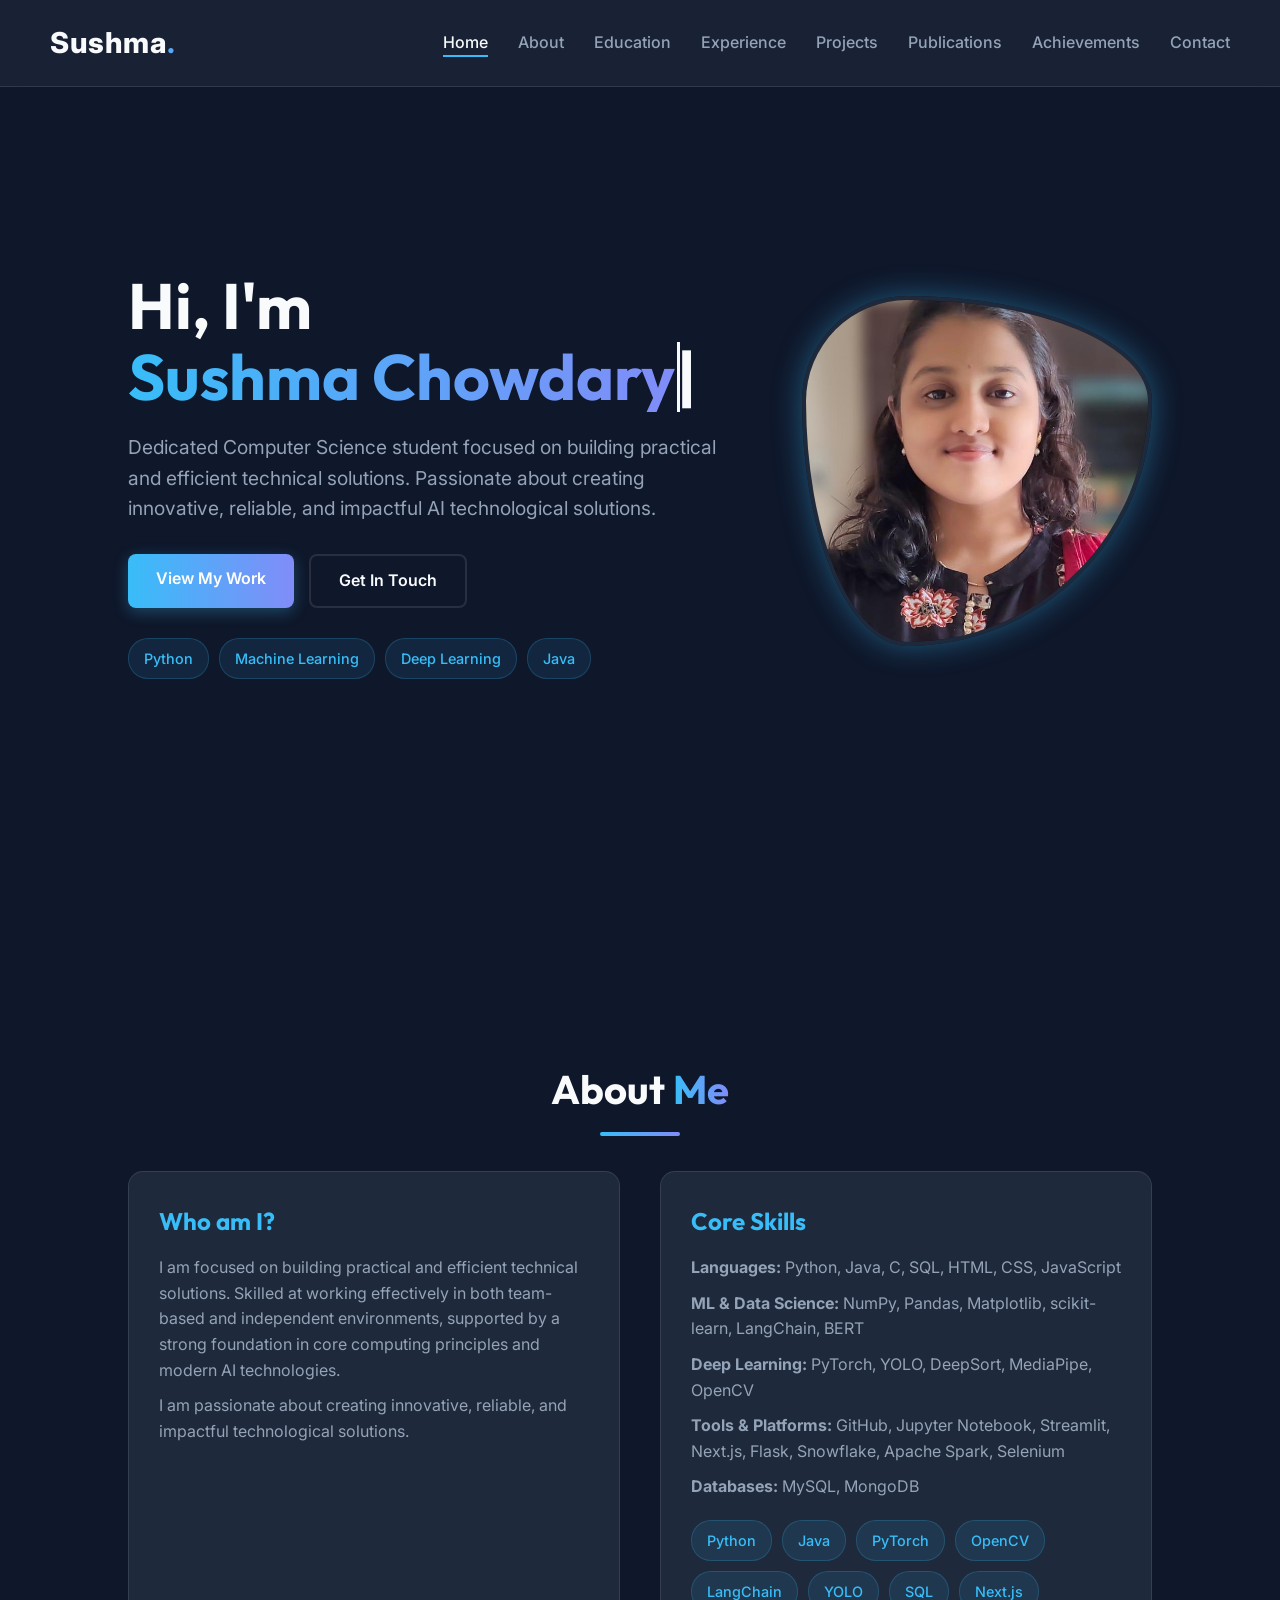
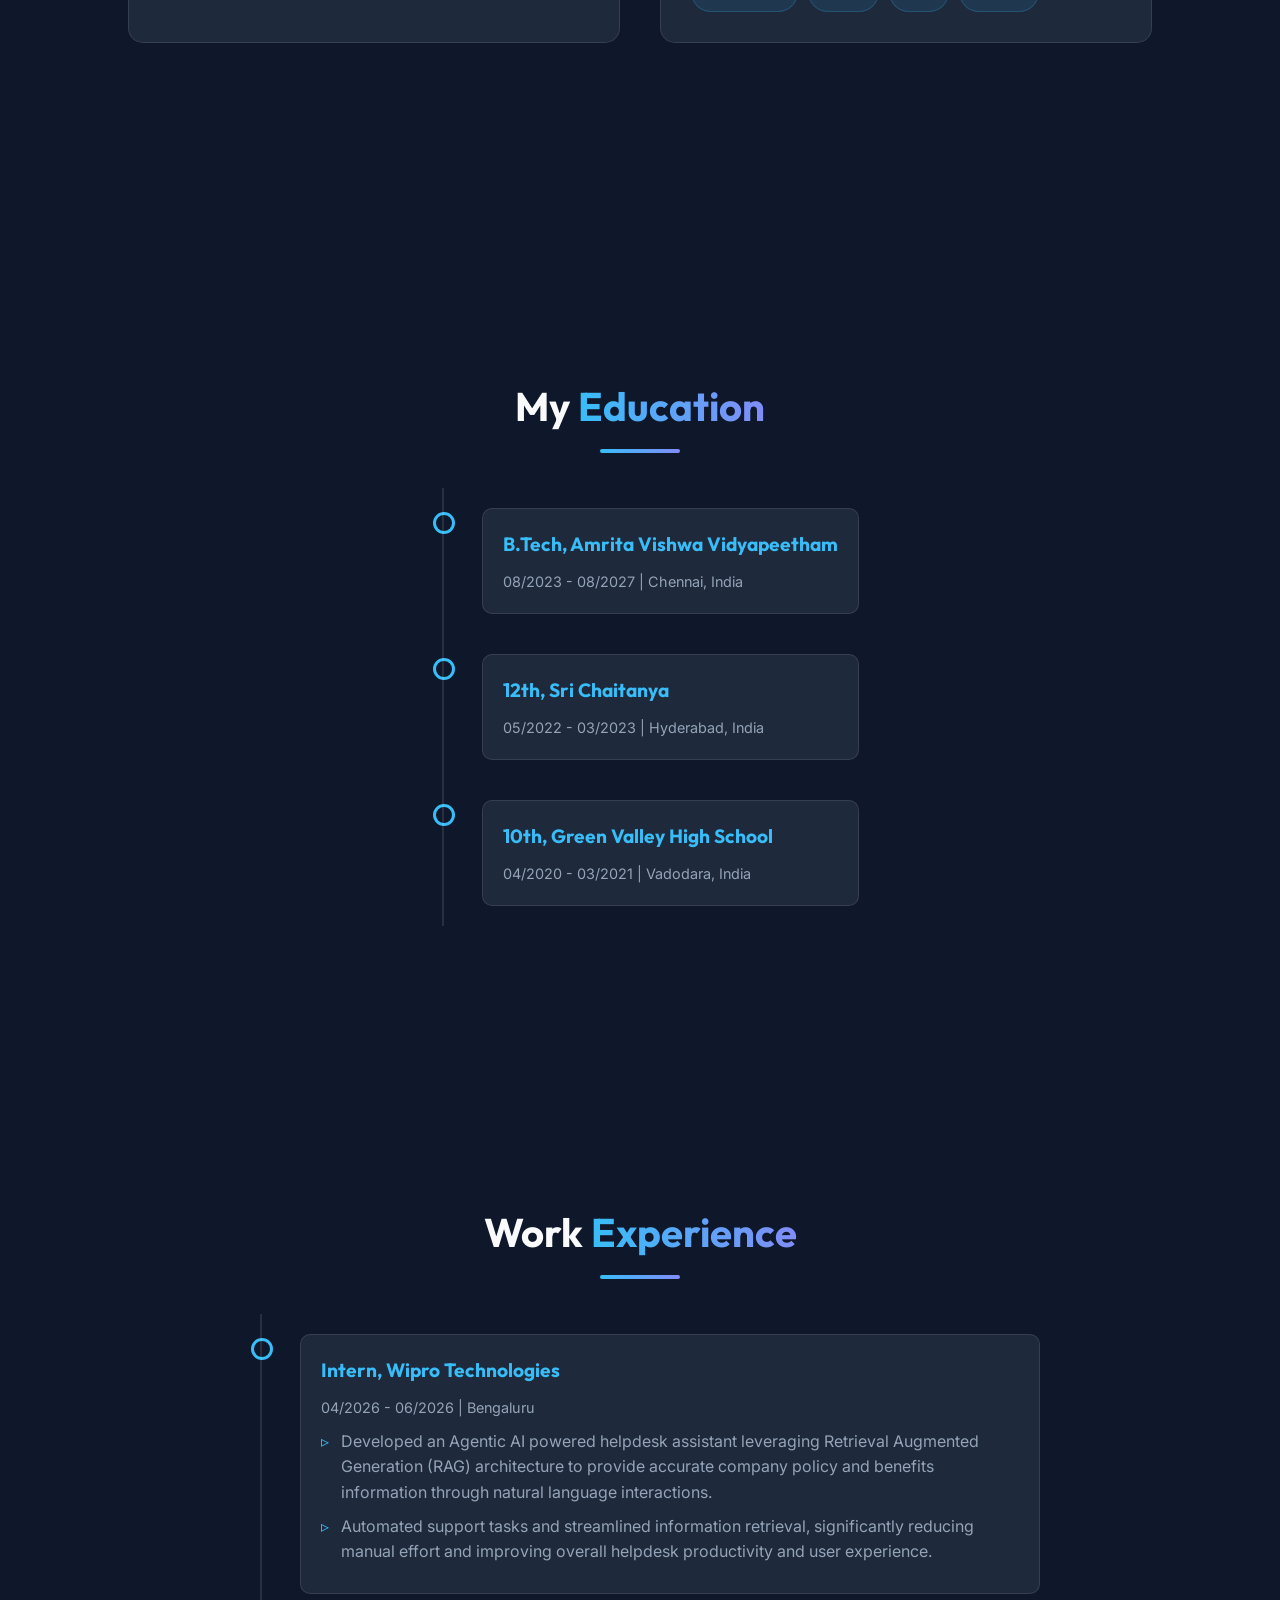
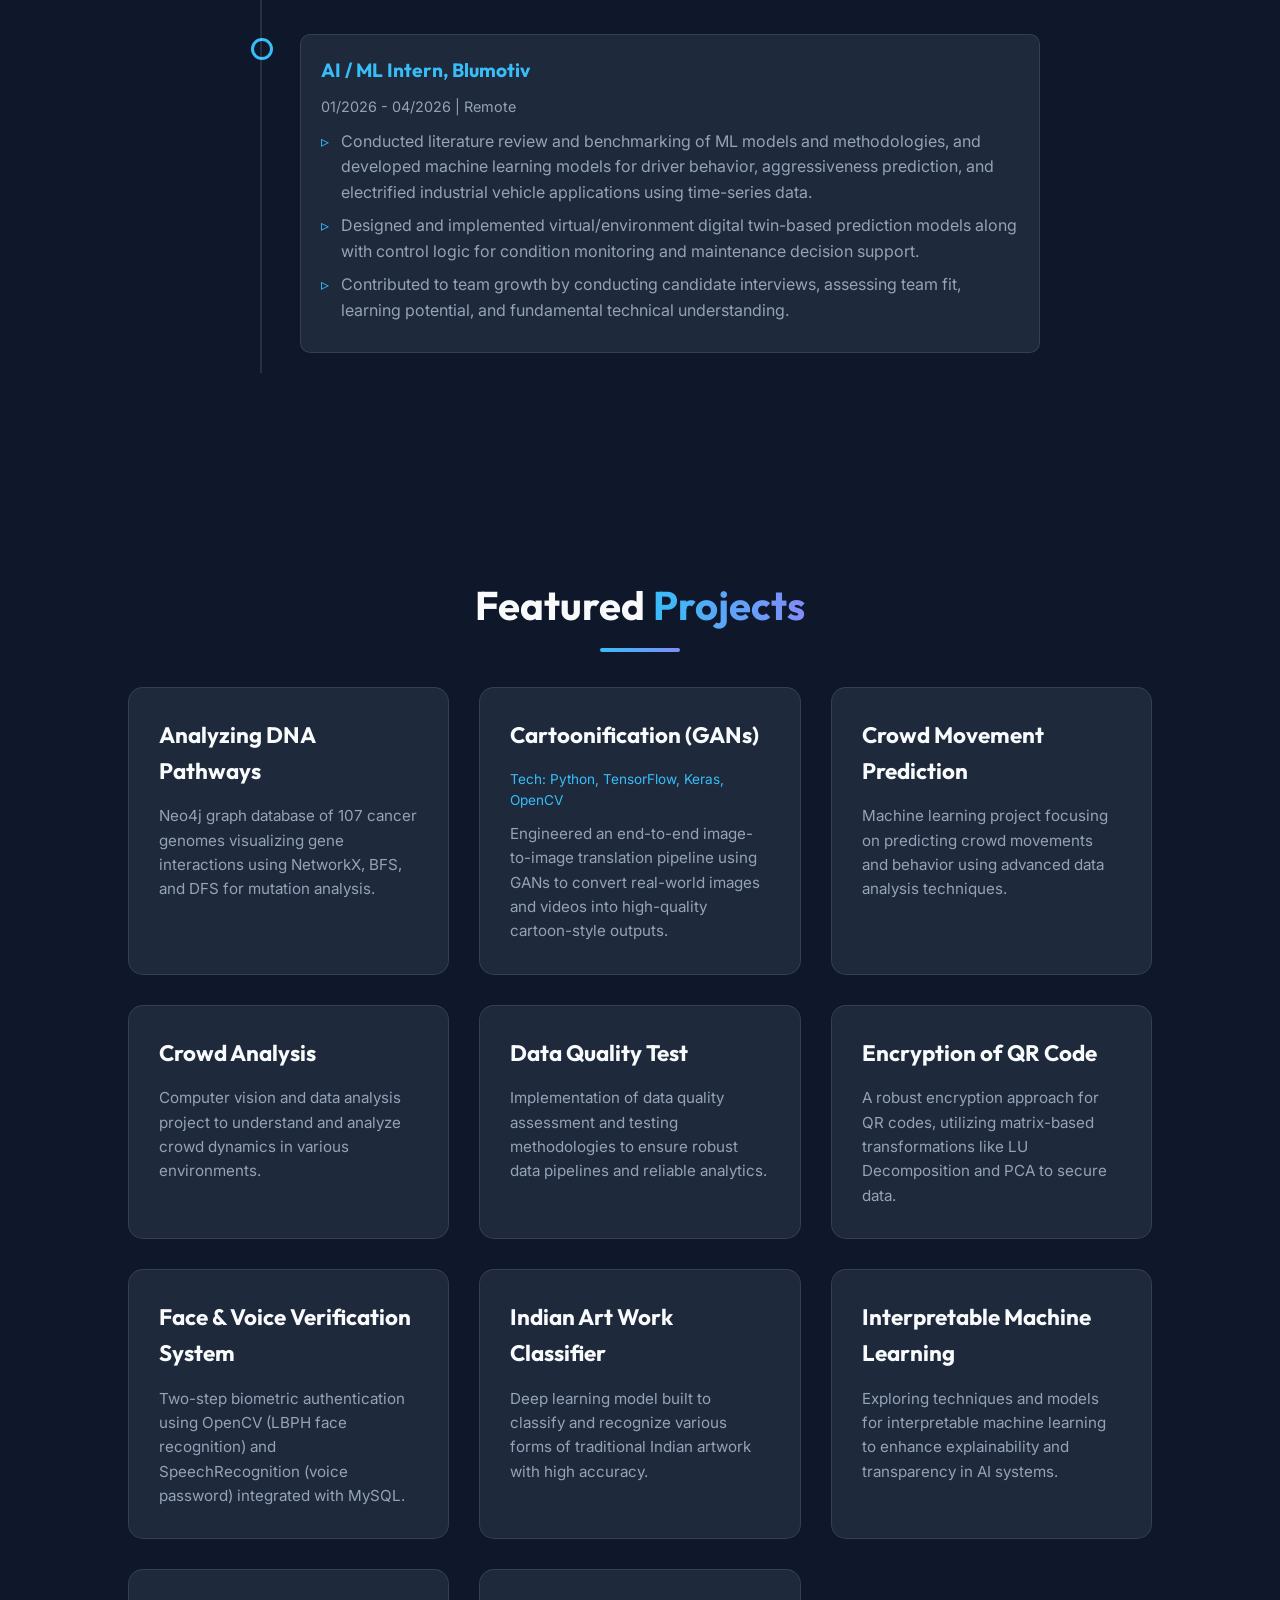
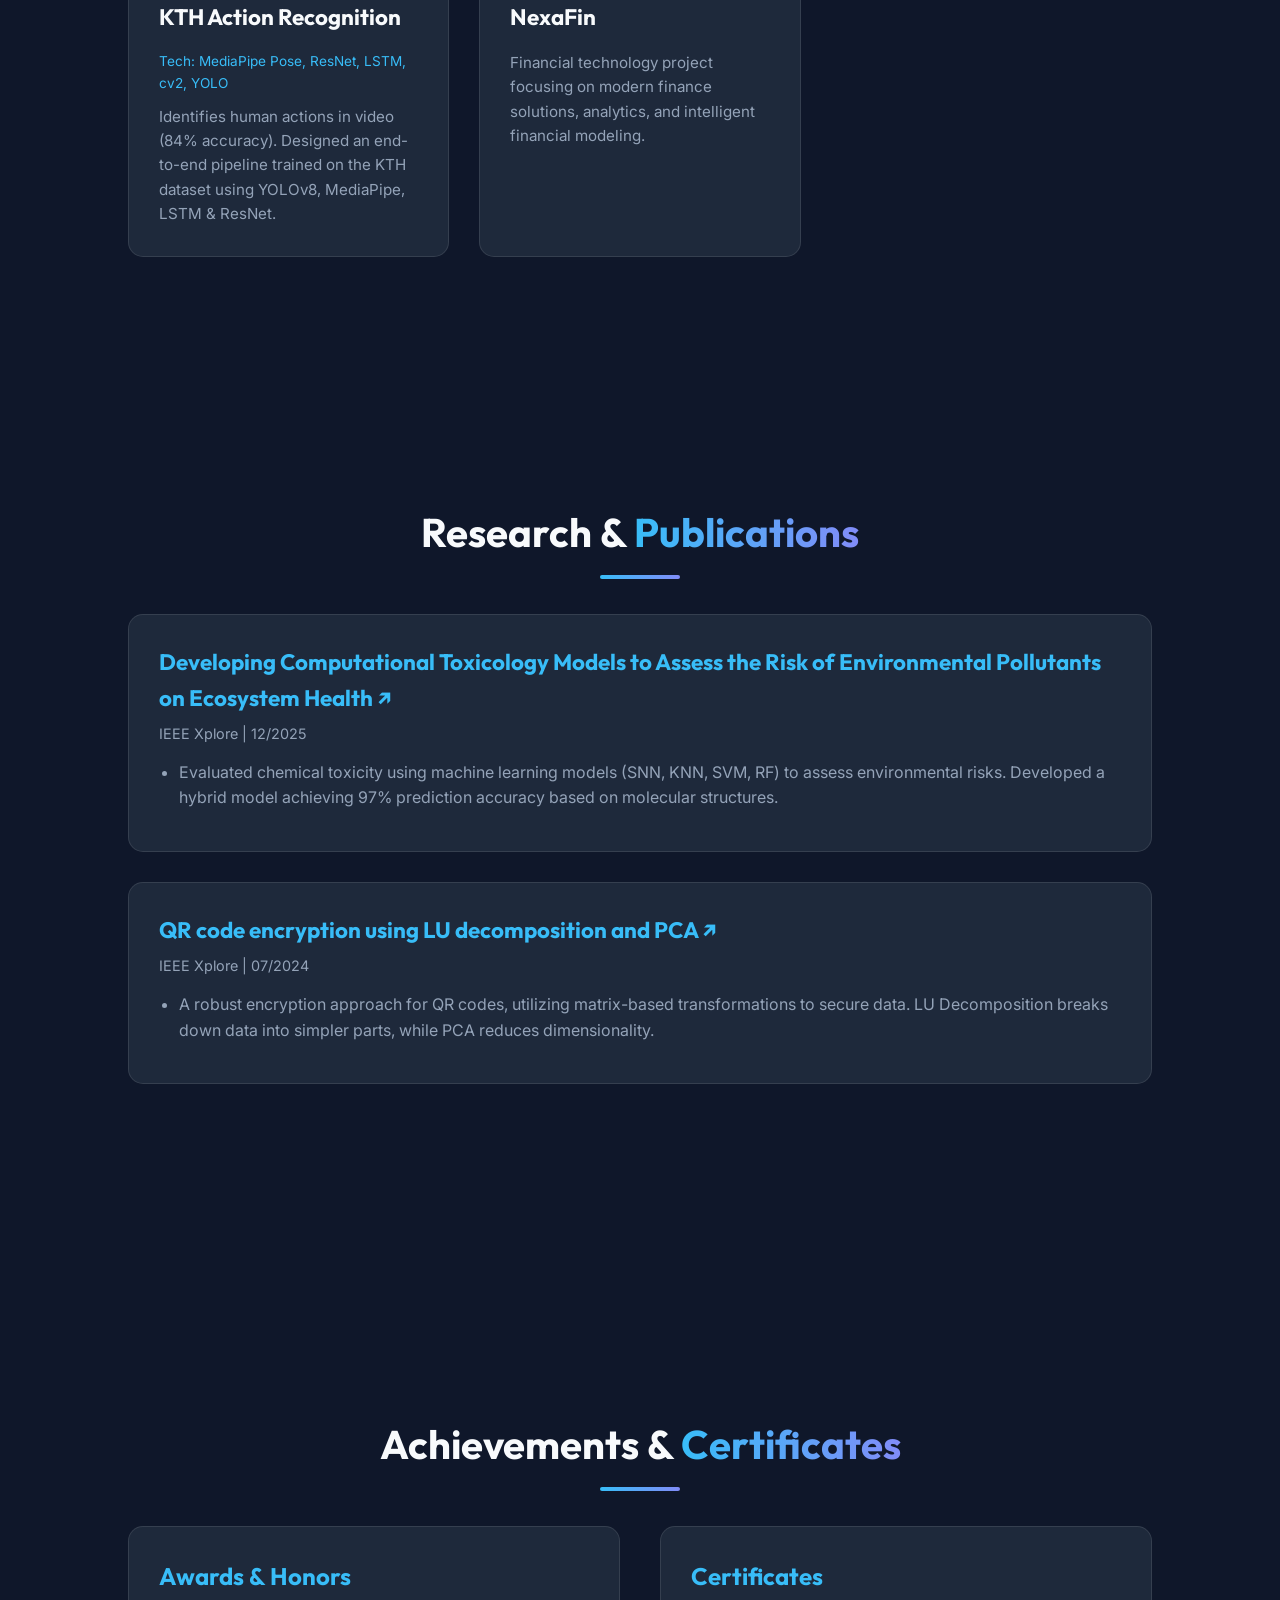
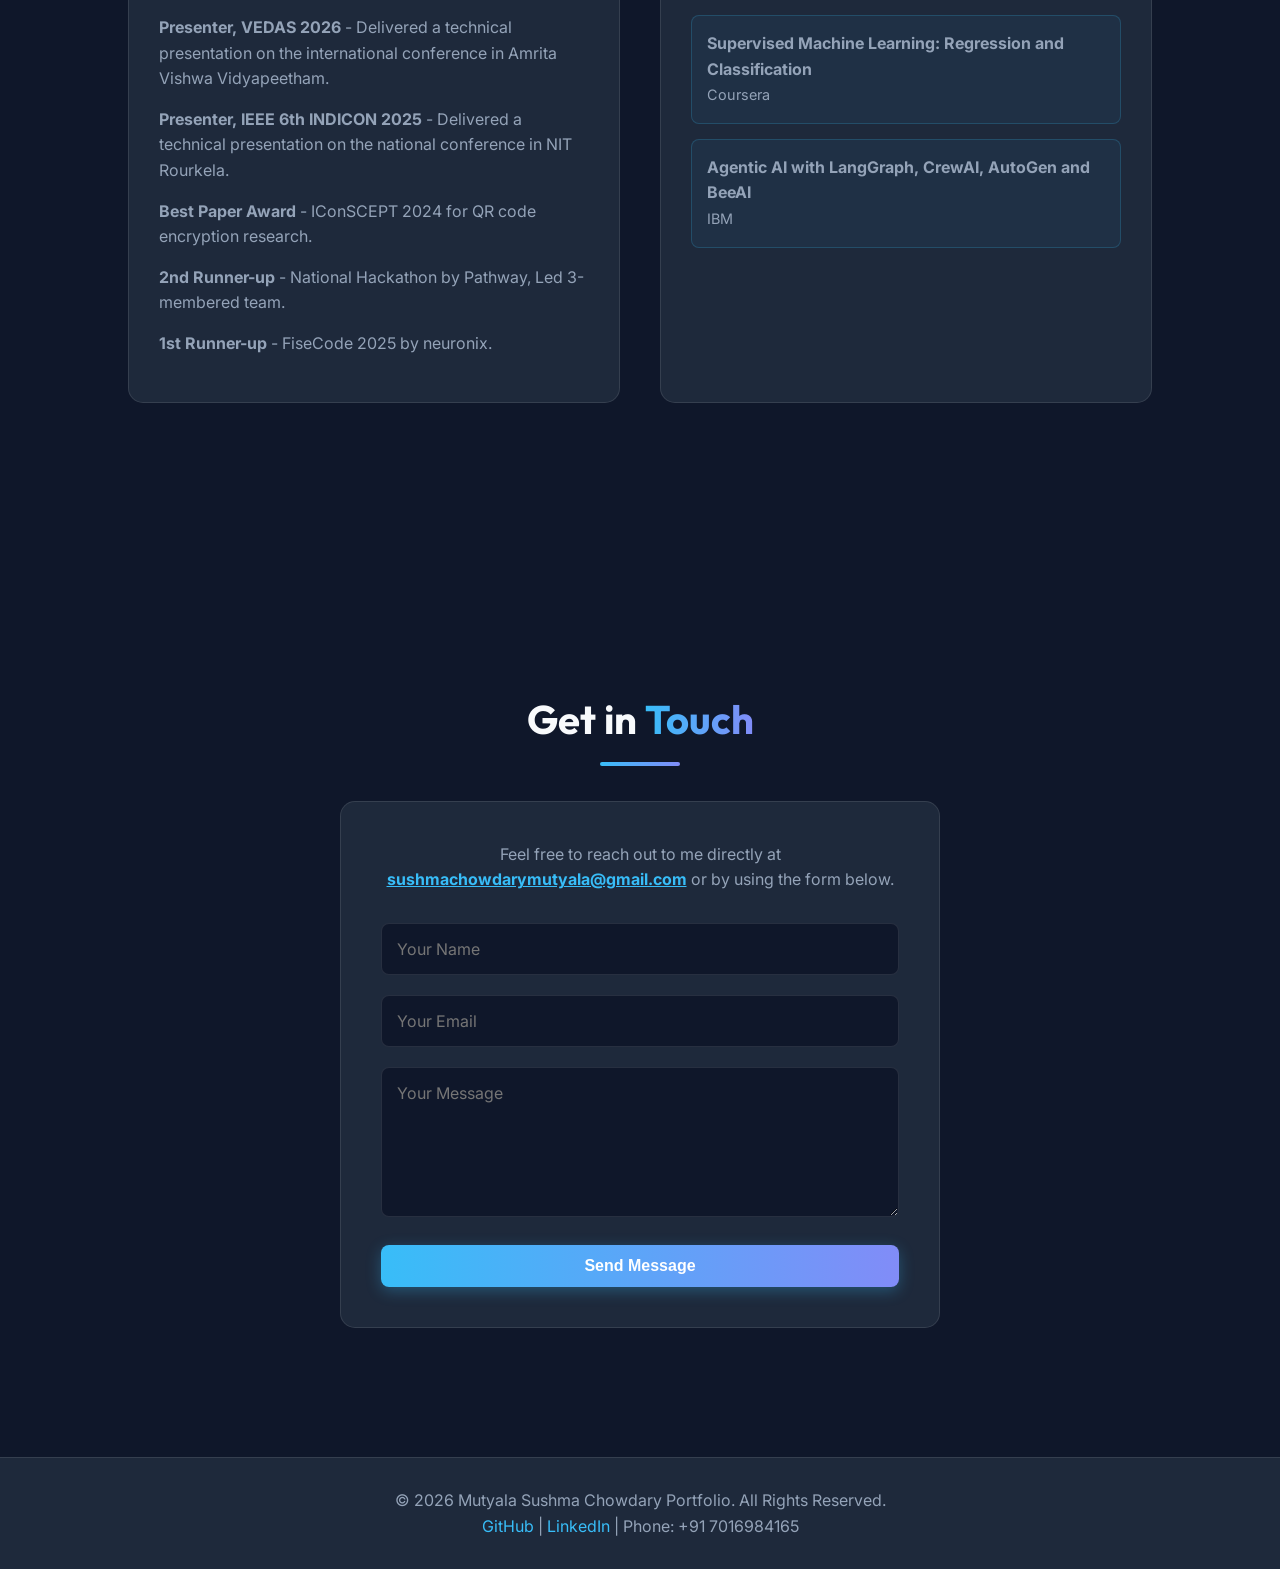
<file: index.html>
<!DOCTYPE html>
<html lang="en">
<head>
    <meta charset="UTF-8">
    <meta name="viewport" content="width=device-width, initial-scale=1.0">
    <title>Mutyala Sushma Chowdary | AI Portfolio</title>
    <link rel="stylesheet" href="style.css">
</head>
<body>

    <!-- Navigation -->
    <nav>
        <a href="#home" class="logo">Sushma<span class="gradient-text">.</span></a>
        <ul>
            <li><a href="#home" class="active">Home</a></li>
            <li><a href="#about">About</a></li>
            <li><a href="#education">Education</a></li>
            <li><a href="#experience">Experience</a></li>
            <li><a href="#projects">Projects</a></li>
            <li><a href="#publications">Publications</a></li>
            <li><a href="#achievements">Achievements</a></li>
            <li><a href="#contact">Contact</a></li>
        </ul>
    </nav>

    <!-- Home Section -->
    <section id="home">
        <div class="home-content reveal">
            <h1>Hi, I'm <br><span class="gradient-text dynamic-text">Sushma Chowdary</span><span class="cursor">|</span></h1>
            <p>Dedicated Computer Science student focused on building practical and efficient technical solutions. Passionate about creating innovative, reliable, and impactful AI technological solutions.</p>
            <div class="btn-group">
                <a href="#projects" class="btn btn-primary">View My Work</a>
                <a href="#contact" class="btn btn-secondary">Get In Touch</a>
            </div>
            <div class="skills-container" style="margin-top: 30px;">
                <span class="skill-tag">Python</span>
                <span class="skill-tag">Machine Learning</span>
                <span class="skill-tag">Deep Learning</span>
                <span class="skill-tag">Java</span>
            </div>
        </div>
        <div class="home-image reveal">
            <!-- Ensure image path matches local or github repo -->
            <img src="WhatsApp Image 2025-01-20 at 19.26.31_c0d28bff.jpg" alt="Sushma Chowdary">
        </div>
    </section>

    <!-- About Section -->
    <section id="about">
        <h2 class="section-title reveal">About <span class="gradient-text">Me</span></h2>
        <div class="about-grid">
            <div class="about-card reveal">
                <h3>Who am I?</h3>
                <p>I am focused on building practical and efficient technical solutions. Skilled at working effectively in both team-based and independent environments, supported by a strong foundation in core computing principles and modern AI technologies.</p>
                <p>I am passionate about creating innovative, reliable, and impactful technological solutions.</p>
            </div>
            <div class="about-card reveal" style="transition-delay: 0.2s;">
                <h3>Core Skills</h3>
                <p><strong>Languages:</strong> Python, Java, C, SQL, HTML, CSS, JavaScript</p>
                <p><strong>ML & Data Science:</strong> NumPy, Pandas, Matplotlib, scikit-learn, LangChain, BERT</p>
                <p><strong>Deep Learning:</strong> PyTorch, YOLO, DeepSort, MediaPipe, OpenCV</p>
                <p><strong>Tools & Platforms:</strong> GitHub, Jupyter Notebook, Streamlit, Next.js, Flask, Snowflake, Apache Spark, Selenium</p>
                <p><strong>Databases:</strong> MySQL, MongoDB</p>
                
                <div class="skills-container" style="margin-top: 20px;">
                    <span class="skill-tag">Python</span>
                    <span class="skill-tag">Java</span>
                    <span class="skill-tag">PyTorch</span>
                    <span class="skill-tag">OpenCV</span>
                    <span class="skill-tag">LangChain</span>
                    <span class="skill-tag">YOLO</span>
                    <span class="skill-tag">SQL</span>
                    <span class="skill-tag">Next.js</span>
                </div>
            </div>
        </div>
    </section>

    <!-- Education Section -->
    <section id="education">
        <h2 class="section-title reveal">My <span class="gradient-text">Education</span></h2>
        <div class="timeline">
            <div class="timeline-item reveal">
                <div class="timeline-content">
                    <h4>B.Tech, Amrita Vishwa Vidyapeetham</h4>
                    <p style="color: var(--text-muted); font-size: 0.9rem;">08/2023 - 08/2027 | Chennai, India</p>
                </div>
            </div>
            
            <div class="timeline-item reveal">
                <div class="timeline-content">
                    <h4>12th, Sri Chaitanya</h4>
                    <p style="color: var(--text-muted); font-size: 0.9rem;">05/2022 - 03/2023 | Hyderabad, India</p>
                </div>
            </div>

            <div class="timeline-item reveal">
                <div class="timeline-content">
                    <h4>10th, Green Valley High School</h4>
                    <p style="color: var(--text-muted); font-size: 0.9rem;">04/2020 - 03/2021 | Vadodara, India</p>
                </div>
            </div>
        </div>
    </section>

    <!-- Experience Section -->
    <section id="experience">
        <h2 class="section-title reveal">Work <span class="gradient-text">Experience</span></h2>
        <div class="timeline">
            <div class="timeline-item reveal">
                <div class="timeline-content">
                    <h4>Intern, Wipro Technologies</h4>
                    <p style="color: var(--text-muted); font-size: 0.9rem; margin-bottom: 10px;">04/2026 - 06/2026 | Bengaluru</p>
                    <ul>
                        <li>Developed an Agentic AI powered helpdesk assistant leveraging Retrieval Augmented Generation (RAG) architecture to provide accurate company policy and benefits information through natural language interactions.</li>
                        <li>Automated support tasks and streamlined information retrieval, significantly reducing manual effort and improving overall helpdesk productivity and user experience.</li>
                    </ul>
                </div>
            </div>
            
            <div class="timeline-item reveal">
                <div class="timeline-content">
                    <h4>AI / ML Intern, Blumotiv</h4>
                    <p style="color: var(--text-muted); font-size: 0.9rem; margin-bottom: 10px;">01/2026 - 04/2026 | Remote</p>
                    <ul>
                        <li>Conducted literature review and benchmarking of ML models and methodologies, and developed machine learning models for driver behavior, aggressiveness prediction, and electrified industrial vehicle applications using time-series data.</li>
                        <li>Designed and implemented virtual/environment digital twin-based prediction models along with control logic for condition monitoring and maintenance decision support.</li>
                        <li>Contributed to team growth by conducting candidate interviews, assessing team fit, learning potential, and fundamental technical understanding.</li>
                    </ul>
                </div>
            </div>
        </div>
    </section>

    <!-- Projects Section -->
    <section id="projects">
        <h2 class="section-title reveal">Featured <span class="gradient-text">Projects</span></h2>
        <div class="projects-grid">
            
            <div class="project-card reveal">
                <h3><a href="https://github.com/ambersus/ANALYZING-DNA-PATHWAYS-AND-THEIR-IMPACT-ON-CANCER-DEVELOPMENT" target="_blank">Analyzing DNA Pathways</a></h3>
                <p>Neo4j graph database of 107 cancer genomes visualizing gene interactions using NetworkX, BFS, and DFS for mutation analysis.</p>
            </div>

            <div class="project-card reveal" style="transition-delay: 0.1s;">
                <h3><a href="https://github.com/ambersus/Cartoonification" target="_blank">Cartoonification (GANs)</a></h3>
                <p style="color: var(--primary-color); font-size: 0.85rem; margin-bottom: 10px;">Tech: Python, TensorFlow, Keras, OpenCV</p>
                <p>Engineered an end-to-end image-to-image translation pipeline using GANs to convert real-world images and videos into high-quality cartoon-style outputs.</p>
            </div>

            <div class="project-card reveal" style="transition-delay: 0.2s;">
                <h3><a href="https://github.com/ambersus/croud-movement-prediction" target="_blank">Crowd Movement Prediction</a></h3>
                <p>Machine learning project focusing on predicting crowd movements and behavior using advanced data analysis techniques.</p>
            </div>

            <div class="project-card reveal">
                <h3><a href="https://github.com/ambersus/crowd-analysis" target="_blank">Crowd Analysis</a></h3>
                <p>Computer vision and data analysis project to understand and analyze crowd dynamics in various environments.</p>
            </div>

            <div class="project-card reveal" style="transition-delay: 0.1s;">
                <h3><a href="https://github.com/ambersus/Data_Quality_test" target="_blank">Data Quality Test</a></h3>
                <p>Implementation of data quality assessment and testing methodologies to ensure robust data pipelines and reliable analytics.</p>
            </div>

            <div class="project-card reveal" style="transition-delay: 0.2s;">
                <h3><a href="https://github.com/ambersus/encryption-of-qr-code" target="_blank">Encryption of QR Code</a></h3>
                <p>A robust encryption approach for QR codes, utilizing matrix-based transformations like LU Decomposition and PCA to secure data.</p>
            </div>

            <div class="project-card reveal">
                <h3><a href="https://github.com/ambersus/FACE-AND-VOICE-VERIFICATION-SYSTEM" target="_blank">Face & Voice Verification System</a></h3>
                <p>Two-step biometric authentication using OpenCV (LBPH face recognition) and SpeechRecognition (voice password) integrated with MySQL.</p>
            </div>

            <div class="project-card reveal" style="transition-delay: 0.1s;">
                <h3><a href="https://github.com/ambersus/Indian-Art-Work-Classifier" target="_blank">Indian Art Work Classifier</a></h3>
                <p>Deep learning model built to classify and recognize various forms of traditional Indian artwork with high accuracy.</p>
            </div>

            <div class="project-card reveal" style="transition-delay: 0.2s;">
                <h3><a href="#" target="_blank">Interpretable Machine Learning</a></h3>
                <p>Exploring techniques and models for interpretable machine learning to enhance explainability and transparency in AI systems.</p>
            </div>

            <div class="project-card reveal">
                <h3><a href="https://github.com/ambersus/KTH-action-recognisation" target="_blank">KTH Action Recognition</a></h3>
                <p style="color: var(--primary-color); font-size: 0.85rem; margin-bottom: 10px;">Tech: MediaPipe Pose, ResNet, LSTM, cv2, YOLO</p>
                <p>Identifies human actions in video (84% accuracy). Designed an end-to-end pipeline trained on the KTH dataset using YOLOv8, MediaPipe, LSTM & ResNet.</p>
            </div>

            <div class="project-card reveal" style="transition-delay: 0.1s;">
                <h3><a href="https://github.com/ambersus/NexaFin-" target="_blank">NexaFin</a></h3>
                <p>Financial technology project focusing on modern finance solutions, analytics, and intelligent financial modeling.</p>
            </div>

        </div>
    </section>

    <!-- Publications Section -->
    <section id="publications">
        <h2 class="section-title reveal">Research & <span class="gradient-text">Publications</span></h2>
        
        <div class="publication-card reveal">
            <h3><a href="https://ieeexplore.ieee.org/document/11254833" target="_blank">Developing Computational Toxicology Models to Assess the Risk of Environmental Pollutants on Ecosystem Health ↗</a></h3>
            <p style="color: var(--text-muted); font-size: 0.9rem; margin-top: 5px;">IEEE Xplore | 12/2025</p>
            <ul>
                <li>Evaluated chemical toxicity using machine learning models (SNN, KNN, SVM, RF) to assess environmental risks. Developed a hybrid model achieving 97% prediction accuracy based on molecular structures.</li>
            </ul>
        </div>

        <div class="publication-card reveal">
            <h3><a href="https://ieeexplore.ieee.org/document/10627798" target="_blank">QR code encryption using LU decomposition and PCA ↗</a></h3>
            <p style="color: var(--text-muted); font-size: 0.9rem; margin-top: 5px;">IEEE Xplore | 07/2024</p>
            <ul>
                <li>A robust encryption approach for QR codes, utilizing matrix-based transformations to secure data. LU Decomposition breaks down data into simpler parts, while PCA reduces dimensionality.</li>
            </ul>
        </div>
    </section>

    <!-- Achievements & Certificates Section -->
    <section id="achievements">
        <h2 class="section-title reveal">Achievements & <span class="gradient-text">Certificates</span></h2>
        
        <div class="about-grid">
            <div class="about-card reveal">
                <h3 style="color: var(--primary-color); margin-bottom: 20px;">Awards & Honors</h3>
                <ul style="list-style: none; color: var(--text-muted); padding-left: 0;">
                    <li style="margin-bottom: 15px;"><strong>Presenter, VEDAS 2026</strong> - Delivered a technical presentation on the international conference in Amrita Vishwa Vidyapeetham.</li>
                    <li style="margin-bottom: 15px;"><strong>Presenter, IEEE 6th INDICON 2025</strong> - Delivered a technical presentation on the national conference in NIT Rourkela.</li>
                    <li style="margin-bottom: 15px;"><strong>Best Paper Award</strong> - IConSCEPT 2024 for QR code encryption research.</li>
                    <li style="margin-bottom: 15px;"><strong>2nd Runner-up</strong> - National Hackathon by Pathway, Led 3-membered team.</li>
                    <li style="margin-bottom: 15px;"><strong>1st Runner-up</strong> - FiseCode 2025 by neuronix.</li>
                </ul>
            </div>

            <div class="about-card reveal" style="transition-delay: 0.2s;">
                <h3 style="color: var(--primary-color); margin-bottom: 20px;">Certificates</h3>
                <ul style="list-style: none; color: var(--text-muted); padding-left: 0;">
                    <li style="margin-bottom: 15px; background: rgba(56, 189, 248, 0.05); padding: 15px; border-radius: 8px; border: 1px solid rgba(56, 189, 248, 0.2);">
                        <strong>Supervised Machine Learning: Regression and Classification</strong><br>
                        <span style="font-size: 0.9rem;">Coursera</span>
                    </li>
                    <li style="margin-bottom: 15px; background: rgba(56, 189, 248, 0.05); padding: 15px; border-radius: 8px; border: 1px solid rgba(56, 189, 248, 0.2);">
                        <strong>Agentic AI with LangGraph, CrewAI, AutoGen and BeeAI</strong><br>
                        <span style="font-size: 0.9rem;">IBM</span>
                    </li>
                </ul>
            </div>
        </div>
    </section>

    <!-- Contact Section -->
    <section id="contact">
        <h2 class="section-title reveal">Get in <span class="gradient-text">Touch</span></h2>
        <div class="contact-container reveal">
            <p style="text-align: center; margin-bottom: 30px; color: var(--text-muted);">
                Feel free to reach out to me directly at <strong><a href="mailto:sushmachowdarymutyala@gmail.com" style="color: var(--primary-color);">sushmachowdarymutyala@gmail.com</a></strong> or by using the form below.
            </p>
            <form action="https://api.web3forms.com/submit" method="POST" class="contact-form">
                <input type="hidden" name="access_key" value="76dfe743-ed76-489c-a825-221d19de13ea">
                <input type="text" name="name" placeholder="Your Name" required>
                <input type="email" name="email" placeholder="Your Email" required>
                <textarea name="message" placeholder="Your Message" required></textarea>
                <button type="submit" class="btn btn-primary">Send Message</button>
            </form>
        </div>
    </section>

    <!-- Footer -->
    <footer>
        <p>&copy; 2026 Mutyala Sushma Chowdary Portfolio. All Rights Reserved. <br>
           <a href="https://github.com/ambersus">GitHub</a> | <a href="https://www.linkedin.com/in/sushma-chowdary-mutyala-170853292/">LinkedIn</a> | Phone: +91 7016984165
        </p>
    </footer>

    <script src="script.js"></script>
</body>
</html>
</file>
<file: style.css>
@import url('https://fonts.googleapis.com/css2?family=Inter:wght@300;400;500;600;700&family=Outfit:wght@400;600;800&display=swap');

:root {
    --bg-color: #0f172a; /* Deep Slate */
    --surface-color: #1e293b; /* Lighter Slate */
    --primary-color: #38bdf8; /* Sky Blue */
    --secondary-color: #818cf8; /* Indigo */
    --text-main: #f8fafc; /* White/Gray */
    --text-muted: #94a3b8; /* Slate Gray */
    --glass-bg: rgba(30, 41, 59, 0.7);
    --glass-border: rgba(255, 255, 255, 0.1);
    --transition-speed: 0.3s;
}

* {
    margin: 0;
    padding: 0;
    box-sizing: border-box;
}

html {
    scroll-behavior: smooth;
}

body {
    background-color: var(--bg-color);
    color: var(--text-main);
    font-family: 'Inter', sans-serif;
    line-height: 1.6;
    overflow-x: hidden;
}

/* Typography */
h1, h2, h3, h4, h5, h6 {
    font-family: 'Outfit', sans-serif;
    color: var(--text-main);
}

.gradient-text {
    background: linear-gradient(90deg, var(--primary-color), var(--secondary-color));
    -webkit-background-clip: text;
    -webkit-text-fill-color: transparent;
    display: inline-block;
}

/* Navbar */
nav {
    position: fixed;
    top: 0;
    width: 100%;
    display: flex;
    justify-content: space-between;
    align-items: center;
    padding: 20px 50px;
    background: var(--glass-bg);
    backdrop-filter: blur(12px);
    border-bottom: 1px solid var(--glass-border);
    z-index: 1000;
    transition: all var(--transition-speed);
}

.logo {
    font-size: 1.8rem;
    font-weight: 800;
    color: var(--text-main);
    text-decoration: none;
    letter-spacing: 1px;
}

nav ul {
    display: flex;
    list-style: none;
    gap: 30px;
}

nav ul li a {
    text-decoration: none;
    color: var(--text-muted);
    font-size: 1rem;
    font-weight: 500;
    transition: color var(--transition-speed);
    position: relative;
}

nav ul li a::after {
    content: '';
    position: absolute;
    width: 0;
    height: 2px;
    bottom: -5px;
    left: 0;
    background-color: var(--primary-color);
    transition: width var(--transition-speed);
}

nav ul li a:hover, nav ul li a.active {
    color: var(--text-main);
}

nav ul li a:hover::after, nav ul li a.active::after {
    width: 100%;
}

/* Sections General */
section {
    padding: 100px 10%;
    min-height: 100vh;
    display: flex;
    flex-direction: column;
    justify-content: center;
}

.section-title {
    font-size: 2.5rem;
    text-align: center;
    margin-bottom: 50px;
    position: relative;
}

.section-title::after {
    content: '';
    position: absolute;
    bottom: -15px;
    left: 50%;
    transform: translateX(-50%);
    width: 80px;
    height: 4px;
    background: linear-gradient(90deg, var(--primary-color), var(--secondary-color));
    border-radius: 2px;
}

/* Home Section */
#home {
    display: flex;
    flex-direction: row;
    align-items: center;
    justify-content: space-between;
    padding-top: 150px;
}

.home-content {
    max-width: 600px;
}

.home-content h1 {
    font-size: 4rem;
    line-height: 1.1;
    margin-bottom: 20px;
}

.home-content p {
    font-size: 1.2rem;
    color: var(--text-muted);
    margin-bottom: 30px;
}

.btn-group {
    display: flex;
    gap: 15px;
}

.btn {
    padding: 12px 28px;
    border-radius: 8px;
    font-size: 1rem;
    font-weight: 600;
    text-decoration: none;
    transition: all var(--transition-speed);
    display: inline-block;
}

.btn-primary {
    background: linear-gradient(90deg, var(--primary-color), var(--secondary-color));
    color: #fff;
    box-shadow: 0 4px 15px rgba(56, 189, 248, 0.3);
}

.btn-primary:hover {
    transform: translateY(-3px);
    box-shadow: 0 6px 20px rgba(56, 189, 248, 0.5);
}

.btn-secondary {
    background: transparent;
    color: var(--text-main);
    border: 2px solid var(--glass-border);
}

.btn-secondary:hover {
    border-color: var(--primary-color);
    color: var(--primary-color);
}

.home-image img {
    width: 350px;
    height: 350px;
    object-fit: cover;
    border-radius: 30% 70% 70% 30% / 30% 30% 70% 70%;
    box-shadow: 0 0 30px rgba(56, 189, 248, 0.4);
    animation: morph 8s ease-in-out infinite;
    border: 4px solid var(--surface-color);
}

@keyframes morph {
    0% { border-radius: 30% 70% 70% 30% / 30% 30% 70% 70%; }
    50% { border-radius: 70% 30% 30% 70% / 70% 70% 30% 30%; }
    100% { border-radius: 30% 70% 70% 30% / 30% 30% 70% 70%; }
}

/* About Section */
.about-grid {
    display: grid;
    grid-template-columns: 1fr 1fr;
    gap: 40px;
}

.about-card {
    background: var(--surface-color);
    padding: 30px;
    border-radius: 15px;
    border: 1px solid var(--glass-border);
    transition: transform var(--transition-speed);
}

.about-card:hover {
    transform: translateY(-5px);
    border-color: var(--primary-color);
}

.about-card h3 {
    margin-bottom: 15px;
    color: var(--primary-color);
    font-size: 1.5rem;
}

.about-card p {
    color: var(--text-muted);
    margin-bottom: 10px;
}

/* Skills Tags */
.skills-container {
    display: flex;
    flex-wrap: wrap;
    gap: 10px;
    margin-top: 15px;
}

.skill-tag {
    background: rgba(56, 189, 248, 0.1);
    color: var(--primary-color);
    padding: 8px 15px;
    border-radius: 20px;
    font-size: 0.9rem;
    font-weight: 500;
    border: 1px solid rgba(56, 189, 248, 0.2);
}

/* Timeline (Achievements) */
.timeline {
    position: relative;
    max-width: 800px;
    margin: 0 auto;
}

.timeline::after {
    content: '';
    position: absolute;
    width: 2px;
    background: var(--glass-border);
    top: 0;
    bottom: 0;
    left: 20px;
}

.timeline-item {
    padding: 20px 0 20px 60px;
    position: relative;
}

.timeline-item::after {
    content: '';
    position: absolute;
    width: 16px;
    height: 16px;
    background: var(--bg-color);
    border: 3px solid var(--primary-color);
    border-radius: 50%;
    top: 24px;
    left: 11px;
    z-index: 1;
}

.timeline-content {
    background: var(--surface-color);
    padding: 20px;
    border-radius: 10px;
    border: 1px solid var(--glass-border);
}

.timeline-content h4 {
    color: var(--primary-color);
    margin-bottom: 10px;
    font-size: 1.2rem;
}

.timeline-content ul {
    list-style: none;
    color: var(--text-muted);
}

.timeline-content ul li {
    margin-bottom: 8px;
    position: relative;
    padding-left: 20px;
}
.timeline-content ul li::before {
    content: '▹';
    position: absolute;
    left: 0;
    color: var(--primary-color);
}

/* Projects Section */
.projects-grid {
    display: grid;
    grid-template-columns: repeat(auto-fit, minmax(300px, 1fr));
    gap: 30px;
}

.project-card {
    background: var(--surface-color);
    border-radius: 15px;
    padding: 30px;
    border: 1px solid var(--glass-border);
    transition: all 0.4s ease;
    display: flex;
    flex-direction: column;
    height: 100%;
}

.project-card:hover {
    transform: translateY(-10px);
    box-shadow: 0 10px 30px rgba(0,0,0, 0.5);
    border-color: var(--secondary-color);
}

.project-card h3 {
    font-size: 1.4rem;
    margin-bottom: 15px;
}

.project-card h3 a {
    color: var(--text-main);
    text-decoration: none;
    transition: color var(--transition-speed);
}

.project-card h3 a:hover {
    color: var(--primary-color);
}

.project-card p {
    color: var(--text-muted);
    font-size: 0.95rem;
    flex-grow: 1;
}

/* Publications */
.publication-card {
    background: var(--surface-color);
    border-radius: 15px;
    padding: 30px;
    border: 1px solid var(--glass-border);
    margin-bottom: 30px;
    transition: all 0.4s ease;
}

.publication-card:hover {
    transform: translateY(-5px);
    border-color: var(--secondary-color);
}

.publication-card h3 a {
    color: var(--primary-color);
    text-decoration: none;
    font-size: 1.4rem;
}

.publication-card h3 a:hover {
    text-decoration: underline;
}

.publication-card ul {
    margin-top: 15px;
    color: var(--text-muted);
    padding-left: 20px;
}

.publication-card ul li {
    margin-bottom: 10px;
}

/* Contact Section */
.contact-container {
    max-width: 600px;
    margin: 0 auto;
    background: var(--surface-color);
    padding: 40px;
    border-radius: 15px;
    border: 1px solid var(--glass-border);
}

.contact-form input, .contact-form textarea {
    width: 100%;
    padding: 15px;
    margin-bottom: 20px;
    background: var(--bg-color);
    border: 1px solid var(--glass-border);
    color: var(--text-main);
    border-radius: 8px;
    font-family: inherit;
    font-size: 1rem;
    transition: border-color var(--transition-speed);
}

.contact-form input:focus, .contact-form textarea:focus {
    outline: none;
    border-color: var(--primary-color);
}

.contact-form textarea {
    height: 150px;
    resize: vertical;
}

.contact-form .btn-primary {
    width: 100%;
    border: none;
    cursor: pointer;
}

/* Footer */
footer {
    text-align: center;
    padding: 30px;
    background: var(--surface-color);
    color: var(--text-muted);
    border-top: 1px solid var(--glass-border);
}

footer a {
    color: var(--primary-color);
    text-decoration: none;
}

/* Animations */
.reveal {
    opacity: 0;
    transform: translateY(50px);
    transition: all 0.8s ease;
}

.reveal.active {
    opacity: 1;
    transform: translateY(0);
}

/* Responsive */
@media (max-width: 992px) {
    #home {
        flex-direction: column;
        text-align: center;
        padding-top: 120px;
    }
    .home-content {
        margin-bottom: 50px;
    }
    .btn-group {
        justify-content: center;
    }
    .about-grid {
        grid-template-columns: 1fr;
    }
}

@media (max-width: 768px) {
    nav {
        padding: 15px 20px;
    }
    nav ul {
        display: none;
    }
    .home-content h1 {
        font-size: 3rem;
    }
    .section-title {
        font-size: 2rem;
    }
}

/* Typing Cursor */
.cursor {
    display: inline-block;
    width: 3px;
    background-color: var(--text-main);
    animation: blink 1s step-end infinite;
    margin-left: 2px;
}
@keyframes blink {
    50% { opacity: 0; }
}
</file>
